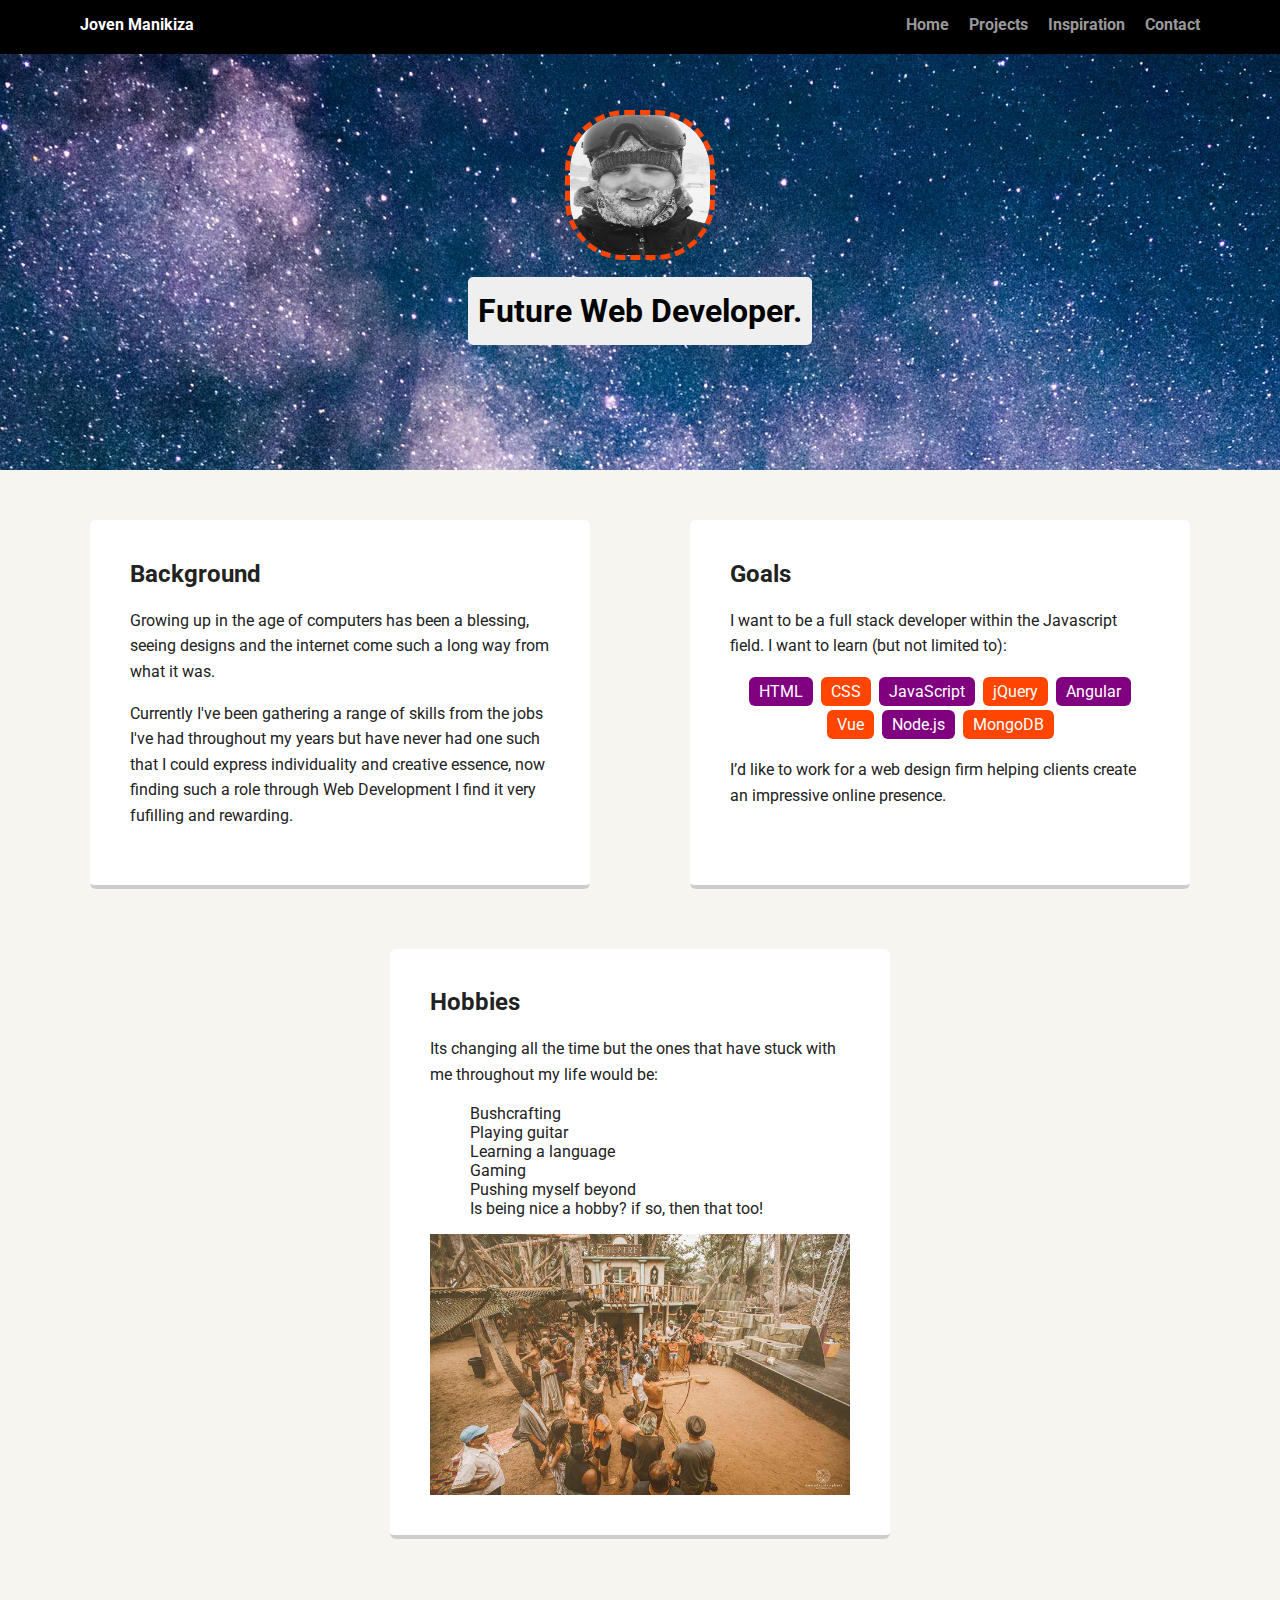
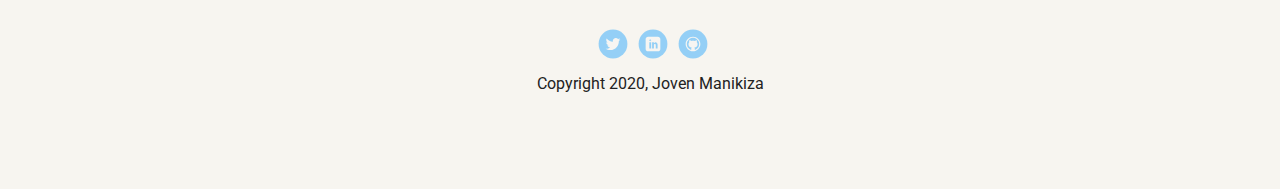
<file: index.html>
<!doctype html>
<html lang="en">

<head>
  <meta charset="utf-8">
  <title>Manikiza</title>
  <meta name="viewport" content="width=device-width, initial-scale=1.0">
  <link rel="stylesheet" href="styles.css">
  <link href="https://fonts.googleapis.com/css?family=Muli%7CRoboto:400,300,500,700,900" rel="stylesheet">
</head>

<body>

  <nav class="main-nav">
    <ul class="nav">
      <li class="name">Joven Manikiza</li>
      <li><a href="index.html">Home</a></li>
      <li><a href="projects.html">Projects</a></li>
      <li><a href="inspiration.html">Inspiration</a></li>
      <li><a href="contact.html">Contact</a></li>
    </ul>
  </nav>

  <header>
    <img src="images/rsz_snow.jpg" alt="Picture of Joven" class="profile-image">
    <h1 class="tag name">Future Web Developer.</h1>
  </header>

  <main class="flex">
    <section class="card">
      <h2>Background</h2>
      <p>Growing up in the age of computers has been a blessing, seeing designs and the internet come such a long way
        from what it was.</p>
      <p>Currently I've been gathering a range of skills from the jobs I've had throughout my years but have never had
        one such that I could express individuality and creative essence, now finding such a role through Web
        Development I find it very fufilling and rewarding.</p>
    </section>

    <section class="card">
      <h2>Goals</h2>
      <p>I want to be a full stack developer within the Javascript field. I want to learn (but not limited to):</p>
      <ul class="skills">
        <li>HTML</li>
        <li>CSS</li>
        <li>JavaScript</li>
        <li>jQuery</li>
        <li>Angular</li>
        <li>Vue</li>
        <li>Node.js</li>
        <li>MongoDB</li>
      </ul>
      <p>I’d like to work for a web design firm helping clients create an impressive online presence.</p>
    </section>

    <section class="card">
      <h2>Hobbies</h2>
      <p>Its changing all the time but the ones that have stuck with me throughout my life would be:</p>
      <ul class="hobby-list">
        <li>Bushcrafting</li>
        <li>Playing guitar</li>
        <li>Learning a language</li>
        <li>Gaming</li>
        <li>Pushing myself beyond</li>
        <li>Is being nice a hobby? if so, then that too!</li>
      </ul>
      <img class="hobby-image" src="images/bow.jpg" alt="Joven in Panama">
    </section>
  </main>
  <footer>
    <ul>
      <li><a href="https://twitter.com/ManikizaJoven" class="social twitter">Twitter</a></li>
      <li><a href="https://www.linkedin.com/in/jmanikiza/" class="social linkedin">LinkedIn</a></li>
      <li><a href="https://github.com/JManikiza" class="social github">Github</a></li>
    </ul>
    <p class="copyright">Copyright 2020, Joven Manikiza</p>
  </footer>
</body>

</html>
</file>
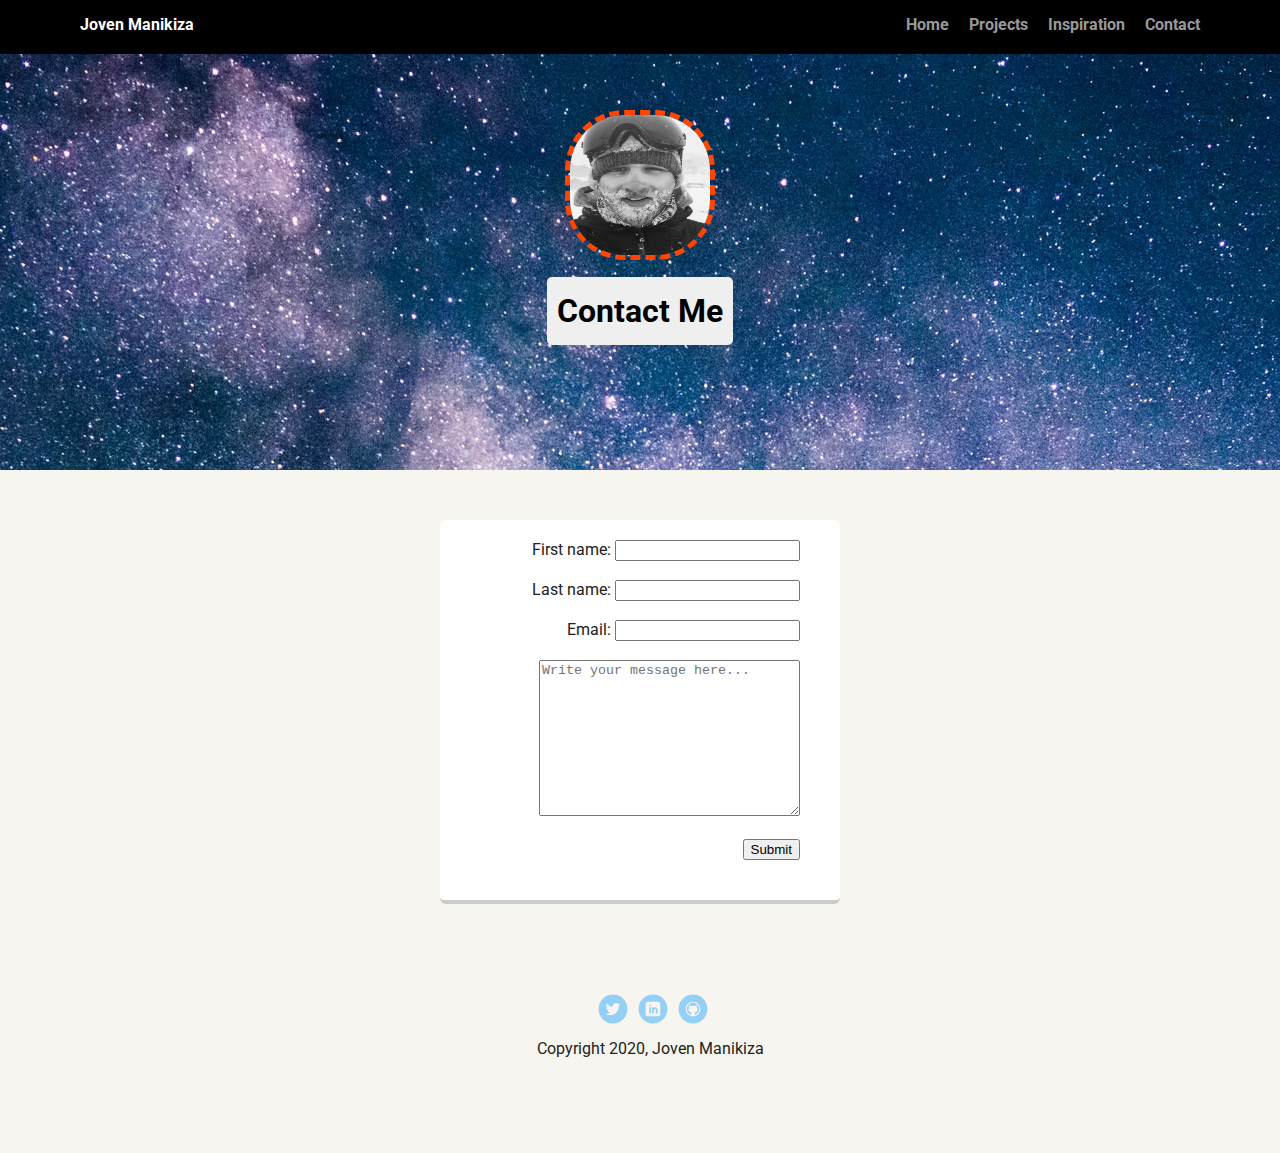
<file: contact.html>
<!doctype html>
<html lang="en">

<head>
  <meta charset="utf-8">
  <title>Manikiza</title>
  <meta name="viewport" content="width=device-width, initial-scale=1.0">
  <link rel="stylesheet" href="styles.css">
  <link href="https://fonts.googleapis.com/css?family=Muli%7CRoboto:400,300,500,700,900" rel="stylesheet">
</head>

<body>

  <nav class="main-nav">
    <ul class="nav">
      <li class="name">Joven Manikiza</li>
      <li><a href="index.html">Home</a></li>
      <li><a href="projects.html">Projects</a></li>
      <li><a href="inspiration.html">Inspiration</a></li>
      <li><a href="contact.html">Contact</a></li>
    </ul>
  </nav>

  <header>
    <img src="images/rsz_snow.jpg" alt="Picture of Joven" class="profile-image">
    <h1 class="tag name">Contact Me</h1>
  </header>

  <main class="flex">


    <section class="card">
      <form class="contact-form">
        <label for="fname">First name:</label>
        <input type="text" id="fname" name="fname"><br><br>
        <label for="lname">Last name:</label>
        <input type="text" id="lname" name="lname"><br><br>
        <label for="email">Email:</label>
        <input type="email" id="email" name="email"><br><br>
        <textarea name="message" id="message" cols="30" rows="10"
          placeholder="Write your message here..."></textarea><br><br>
        <input type="submit" value="Submit">
      </form>
    </section>

  </main>
  <footer>
    <ul>
      <li><a href="https://twitter.com/ManikizaJoven" class="social twitter">Twitter</a></li>
      <li><a href="https://www.linkedin.com/in/jmanikiza/" class="social linkedin">LinkedIn</a></li>
      <li><a href="https://github.com/JManikiza" class="social github">Github</a></li>
    </ul>
    <p class="copyright">Copyright 2020, Joven Manikiza</p>
  </footer>
</body>

</html>
</file>
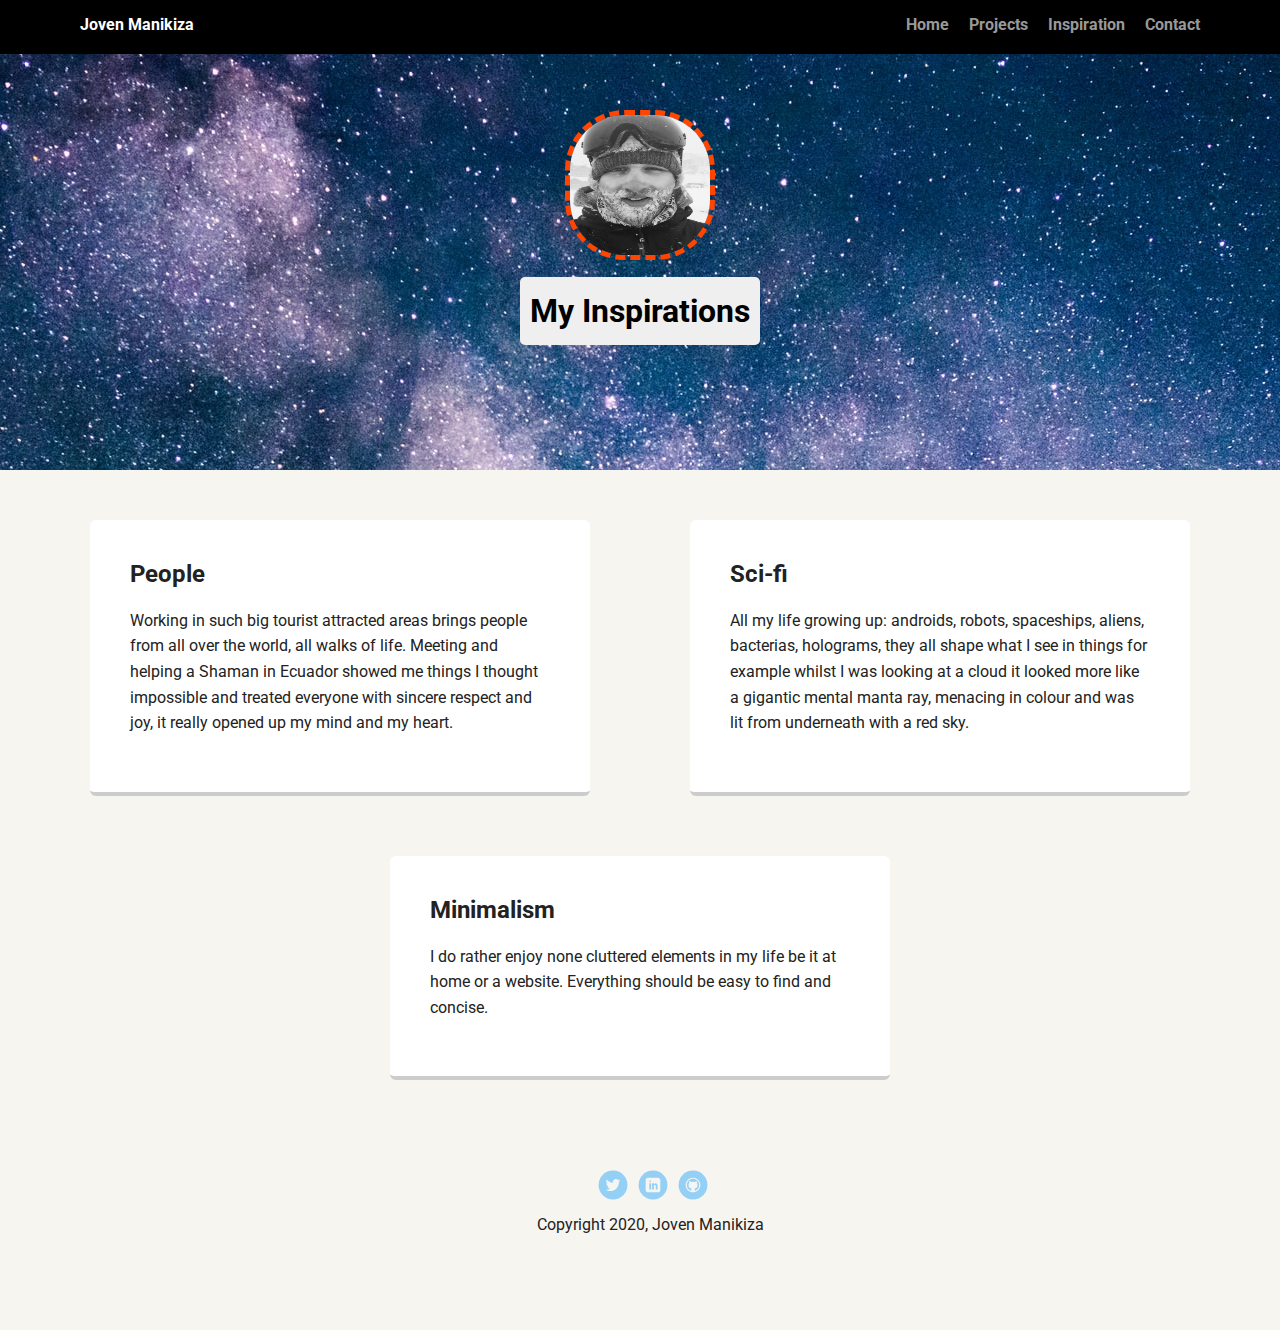
<file: inspiration.html>
<!doctype html>
<html lang="en">

<head>
  <meta charset="utf-8">
  <title>Manikiza</title>
  <meta name="viewport" content="width=device-width, initial-scale=1.0">
  <link rel="stylesheet" href="styles.css">
  <link href="https://fonts.googleapis.com/css?family=Muli%7CRoboto:400,300,500,700,900" rel="stylesheet">
</head>

<body>

  <nav class="main-nav">
    <ul class="nav">
      <li class="name">Joven Manikiza</li>
      <li><a href="index.html">Home</a></li>
      <li><a href="projects.html">Projects</a></li>
      <li><a href="inspiration.html">Inspiration</a></li>
      <li><a href="contact.html">Contact</a></li>
    </ul>
  </nav>

  <header>
    <img src="images/rsz_snow.jpg" alt="Picture of Joven" class="profile-image">
    <h1 class="tag name">My Inspirations</h1>
  </header>

  <main class="flex">
    <section class="card">
      <h2>People</h2>
      <p>Working in such big tourist attracted areas brings people from all over the world, all walks of life. Meeting
        and helping a Shaman in Ecuador showed me things I thought impossible and treated everyone with sincere respect
        and joy, it really opened up my mind and my heart.</p>
    </section>

      <section class="card">
        <h2>Sci-fi</h2>
        <p>All my life growing up: androids, robots, spaceships, aliens, bacterias, holograms, they all shape what I see
          in things for example whilst I was looking at a cloud it looked more like a gigantic mental manta ray,
          menacing in colour and was lit from underneath with a red sky. </p>
      </section>

        <section class="card">
          <h2>Minimalism</h2>
          <p>I do rather enjoy none cluttered elements in my life be it at home or a website. Everything should be easy
            to find and concise.</p>
        </section>

      </main>
      <footer>
        <ul>
          <li><a href="https://twitter.com/ManikizaJoven" class="social twitter">Twitter</a></li>
          <li><a href="https://www.linkedin.com/in/jmanikiza/" class="social linkedin">LinkedIn</a></li>
          <li><a href="https://github.com/JManikiza" class="social github">Github</a></li>
        </ul>
        <p class="copyright">Copyright 2020, Joven Manikiza</p>
      </footer>
</body>

</html>
</file>
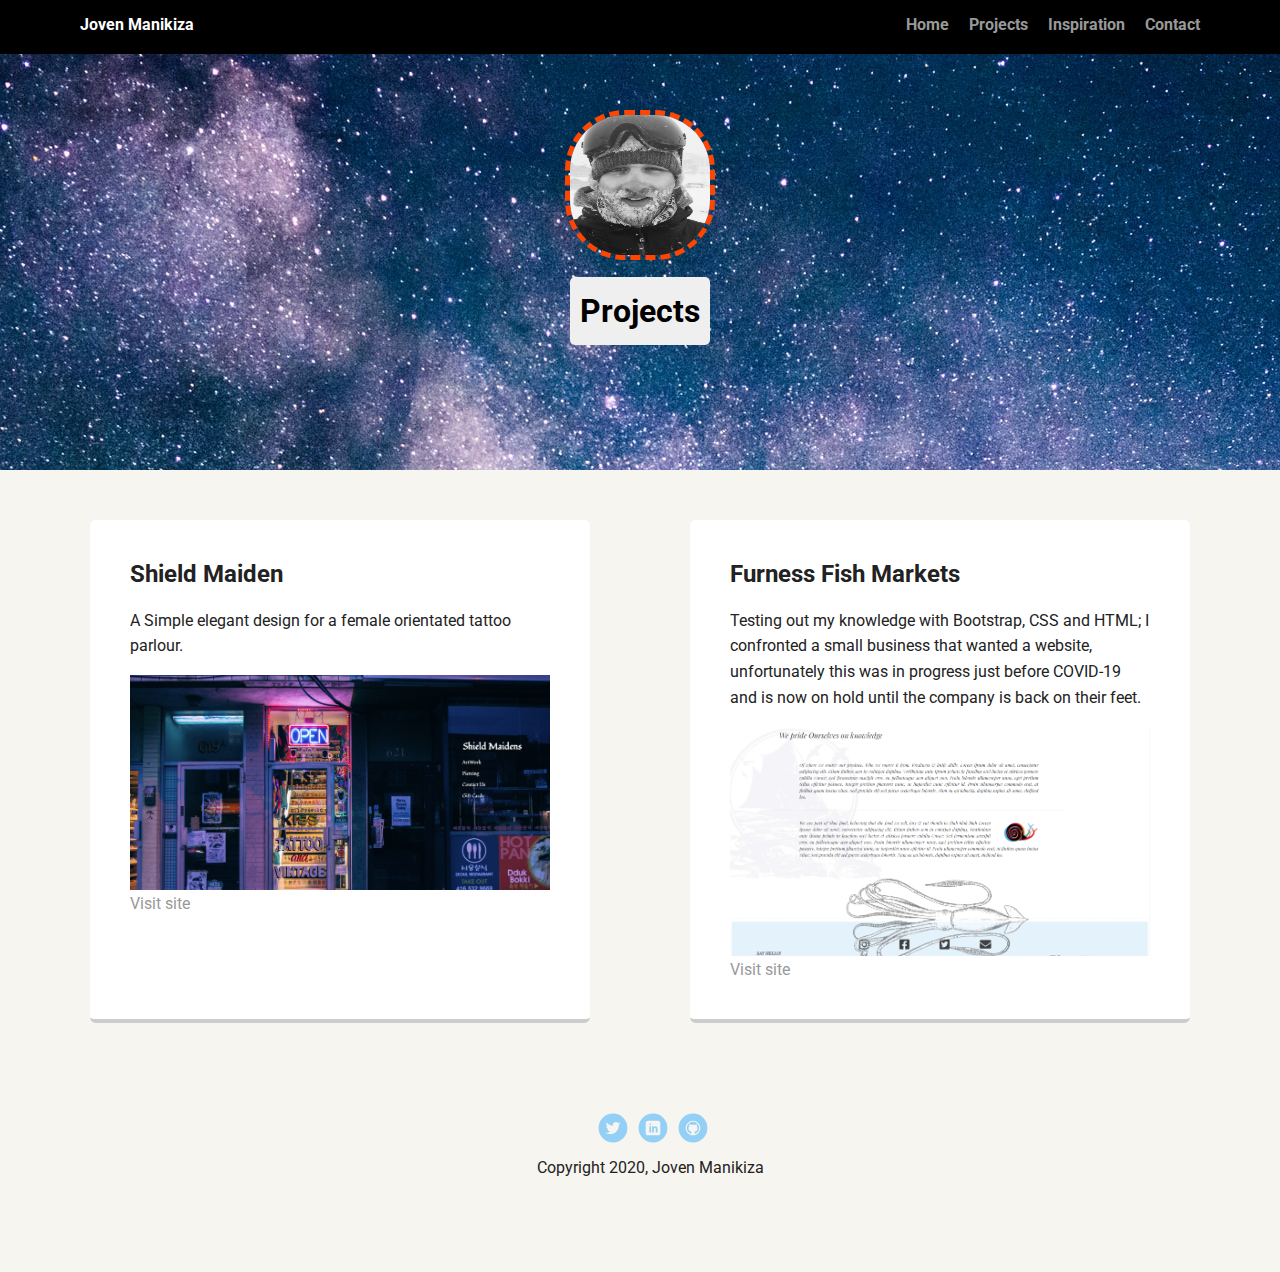
<file: projects.html>
<!doctype html>
<html lang="en">

<head>
  <meta charset="utf-8">
  <title>Manikiza</title>
  <meta name="viewport" content="width=device-width, initial-scale=1.0">
  <link rel="stylesheet" href="styles.css">
  <link href="https://fonts.googleapis.com/css?family=Muli%7CRoboto:400,300,500,700,900" rel="stylesheet">
</head>

<body>

  <nav class="main-nav">
    <ul class="nav">
      <li class="name">Joven Manikiza</li>
      <li><a href="index.html">Home</a></li>
      <li><a href="projects.html">Projects</a></li>
      <li><a href="inspiration.html">Inspiration</a></li>
      <li><a href="contact.html">Contact</a></li>
    </ul>
  </nav>

  <header>
    <img src="images/rsz_snow.jpg" alt="Picture of Joven" class="profile-image">
    <h1 class="tag name">Projects</h1>
  </header>

  <main class="flex">
    <section class="card">
      <h2>Shield Maiden</h2>
      <p>A Simple elegant design for a female orientated tattoo parlour.</p>
      <img class="card-image" src="images/shield.png" alt="Shield Maiden Webpage">
      <label><a href="https://jmanikiza.github.io/Shield-Maiden/">Visit site</a></label>
    </section>

    <section class="card">
      <h2>Furness Fish Markets</h2>
      <p>Testing out my knowledge with Bootstrap, CSS and HTML; I confronted a small business that wanted a website,
        unfortunately this was in progress just before COVID-19 and is now on hold until the company is back on their
        feet.</p>
      <img class="card-image" src="images/Furness2.png" alt="Furness Fish Website">
      <label><a href="https://jmanikiza.github.io/Furness-Fish/">Visit site</a></label>
    </section>

  </main>
  <footer>
    <ul>
      <li><a href="https://twitter.com/ManikizaJoven" class="social twitter">Twitter</a></li>
      <li><a href="https://www.linkedin.com/in/jmanikiza/" class="social linkedin">LinkedIn</a></li>
      <li><a href="https://github.com/JManikiza" class="social github">Github</a></li>
    </ul>
    <p class="copyright">Copyright 2020, Joven Manikiza</p>
  </footer>
</body>

</html>
</file>
<file: styles.css>
/* Global Layout Set-up */
* { 
  box-sizing: border-box;
}
  
body {
  margin: 0;
  padding: 0;
  text-align: center;
  font-family: 'Roboto', sans-serif;
  color: #222;
  background: #f7f5f0;
}
/* Link Styles */

a {
  text-decoration: none;
  color: #999;
}
a:hover {
  color: #6633ff;
}

/* Section Styles */

.main-nav {
  width: 100%;
  background: black;
  min-height: 30px;
  padding: 10px;
  position: fixed;
  text-align: center;
}
.nav {
  display: flex;
  justify-content: space-around;
  font-weight: 700;
  list-style-type: none;
  margin: 0 auto;
  padding: 0;
}

.nav .name {
    display: block;
    margin-right: auto;
    color: white;
}
.nav li {
  padding: 5px 10px 10px 10px;
}
.nav a {
  transition: all .5s;
}
.nav a:hover {
  color: white
}

header {
  text-align: center;
  background: url('images/space.jpg') no-repeat top center ;
  background-size: auto;
  overflow: hidden;
  padding-top: 60px;
}
header {
  line-height: 1.5;
}
header .profile-image {
  margin-top: 50px;
  width: 150px;
  height: 150px;
  border-radius: 40%;
  border: 3px dashed orangered;
  border-width: thick;
  transition: all .5s;
}
header .profile-image:hover {
  transform: scale(1.2);
}
.tag {
  background-color: #efefef;
  color: black;
  padding: 10px;
  border-radius: 5px;
  display: table;
  margin: 10px auto;
} 
.location {
  background-color: #222;
  color: yellow;
}
.card {
  margin: 30px;
  padding: 20px 40px 40px;
  max-width: 500px;
  min-width: 400px;
  text-align: left;
  background: #fff;
  border-bottom: 4px solid #ccc;
  border-radius: 6px;
  transition: all .5s;
}
.card:hover {
  border-color: #ff99ff;
}

.card-image {
  max-width: 100%;
}

.hobby-list {
  list-style: none;
} 

.hobby-image {
  float: right;
  width: 100%;
}

.card-image:hover {
  transform: scale(1.1);
  transition-duration: 4s;
}

ul.skills {
  padding: 0;
  text-align: center;
}

.skills li {
  border-radius: 6px;
  display: inline-block;
  background: orangered;
  color: white;
  padding: 5px 10px;
  margin: 2px;
}

.skills li:nth-child(odd) {
  background: purple;
}

footer {
  width: 100%;
  min-height: 30px;
  padding: 20px 0 40px 20px;
}

footer .copyright {
  top: -8px;
  font-size: .75em;
}

footer ul {
  list-style-type: none;
  margin: 0;
  padding: 0;
}

footer ul li {
  display: inline-block;
}

a.social {
  display: inline-block;
  text-indent: -9999px;
  margin-left: 5px;
  width: 30px;
  height: 30px;
  background-size: 30px 30px;
  opacity: .4;
  transition: all .5s;
}
a.twitter {
  background-image: url(images/twitter.svg);
}
a.linkedin {
  background-image: url(images/linkedin.svg);
}
a.github {
  background-image: url(images/github.svg);
}
a.social:hover {
  opacity: 1;
}
.clearfix {
  clear: both;
}

.contact-form {
  text-align: right;
}

/* Styles for larger screens */
@media screen and (min-width: 720px) {
  
  .flex {
      display: -ms-flexbox;      /* TWEENER - IE 10 */
      display: flex; 
      max-width: 1200px;
      -ms-flex-pack: distribute;
      justify-content: space-around;
      margin: 0 auto;
      flex-wrap: wrap;
  }

  header {
    min-height: 470px;
  }

  .nav {
    max-width: 1200px;
    padding: 0 30px;
  }


  main {
    padding-top: 20px;
  }

  main p {
    line-height: 1.6em;
  }

  footer {
    font-size: 1.3em;
    max-width: 1200px;
    margin: 40px auto;
  }

}
</file>
